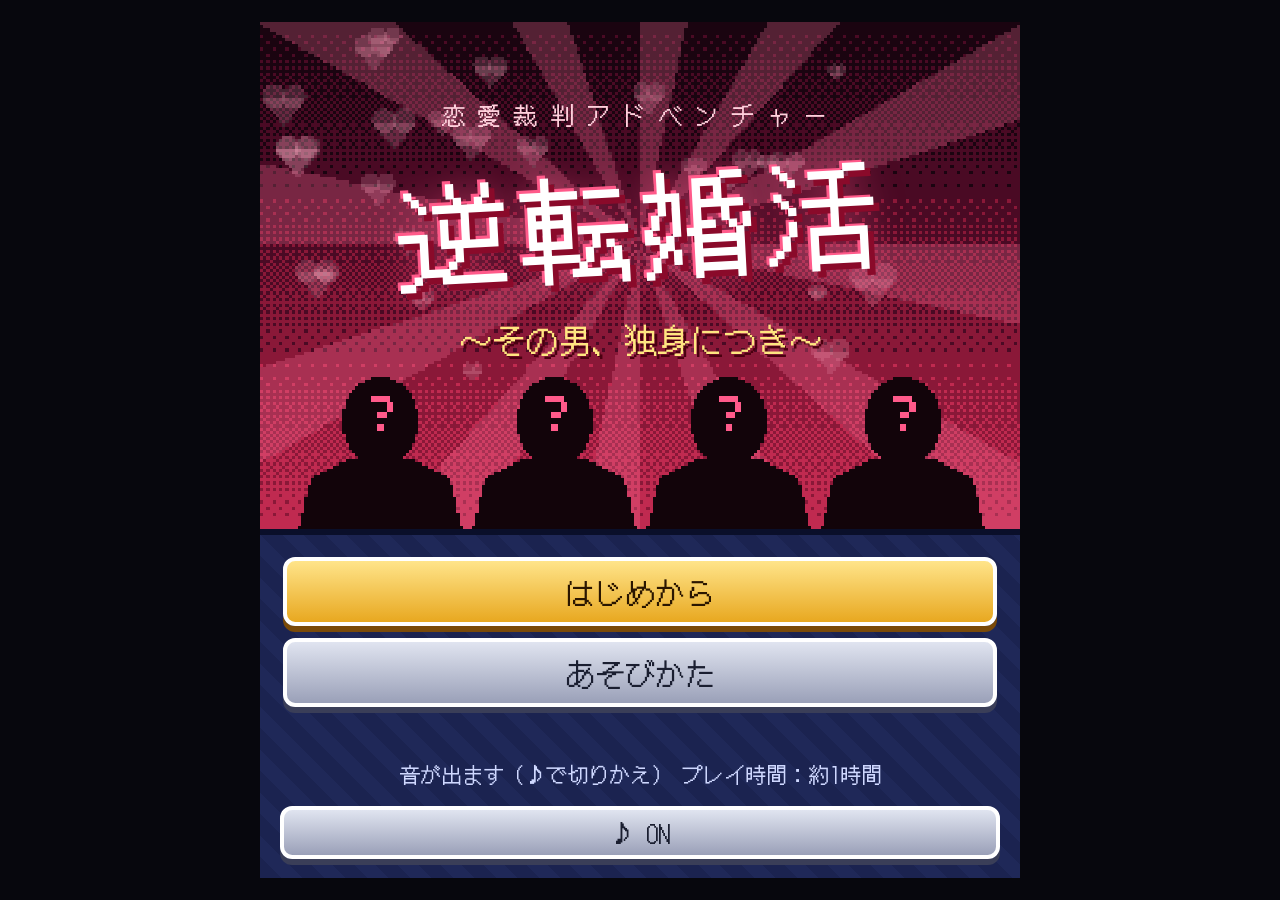
<file: index.html>
<!doctype html>
<html lang="ja">
<head>
<meta charset="utf-8">
<meta name="viewport" content="width=device-width,initial-scale=1,viewport-fit=cover">
<title>逆転婚活</title>
<link rel="preconnect" href="https://fonts.googleapis.com">
<link rel="preconnect" href="https://fonts.gstatic.com" crossorigin>
<link href="https://fonts.googleapis.com/css2?family=DotGothic16&display=swap" rel="stylesheet">
<link rel="stylesheet" href="style.css?v=6">
</head>
<body>
<div id="wrap">
  <div id="screen">
    <div id="shaker">
      <canvas id="cv" width="480" height="320"></canvas>
      <div id="flash"></div>
      <div id="hearts"></div>
      <div id="ctitle"></div>
      <div id="logo">
        <div class="kicker">恋愛裁判アドベンチャー</div>
        <h1>逆転婚活</h1>
        <div class="sub">～その男、独身につき～</div>
      </div>
      <div id="evpop"></div>
      <div id="getev"></div>
      <div id="banner"></div>
      <div id="tbox" class="hidden"><div id="nameplate"></div><div id="text"></div><div id="next">▼</div></div>
      <div id="cut"><div class="wrapb"><div class="bubble"><span></span></div></div></div>
      <div id="tcard"><div class="l1"></div><div class="l2"></div></div>
      <div id="stamp"><div class="lab">判定</div><div class="s"></div></div>
      <div id="ending"></div>
    </div>
  </div>
  <div id="panel"></div>
  <div id="record"></div>
</div>
<script src="js/audio.js?v=6"></script>
<script src="js/art.js?v=6"></script>
<script src="js/data.js?v=6"></script>
<script src="js/scenario.js?v=6"></script>
<script src="js/engine.js?v=6"></script>
</body>
</html>
</file>
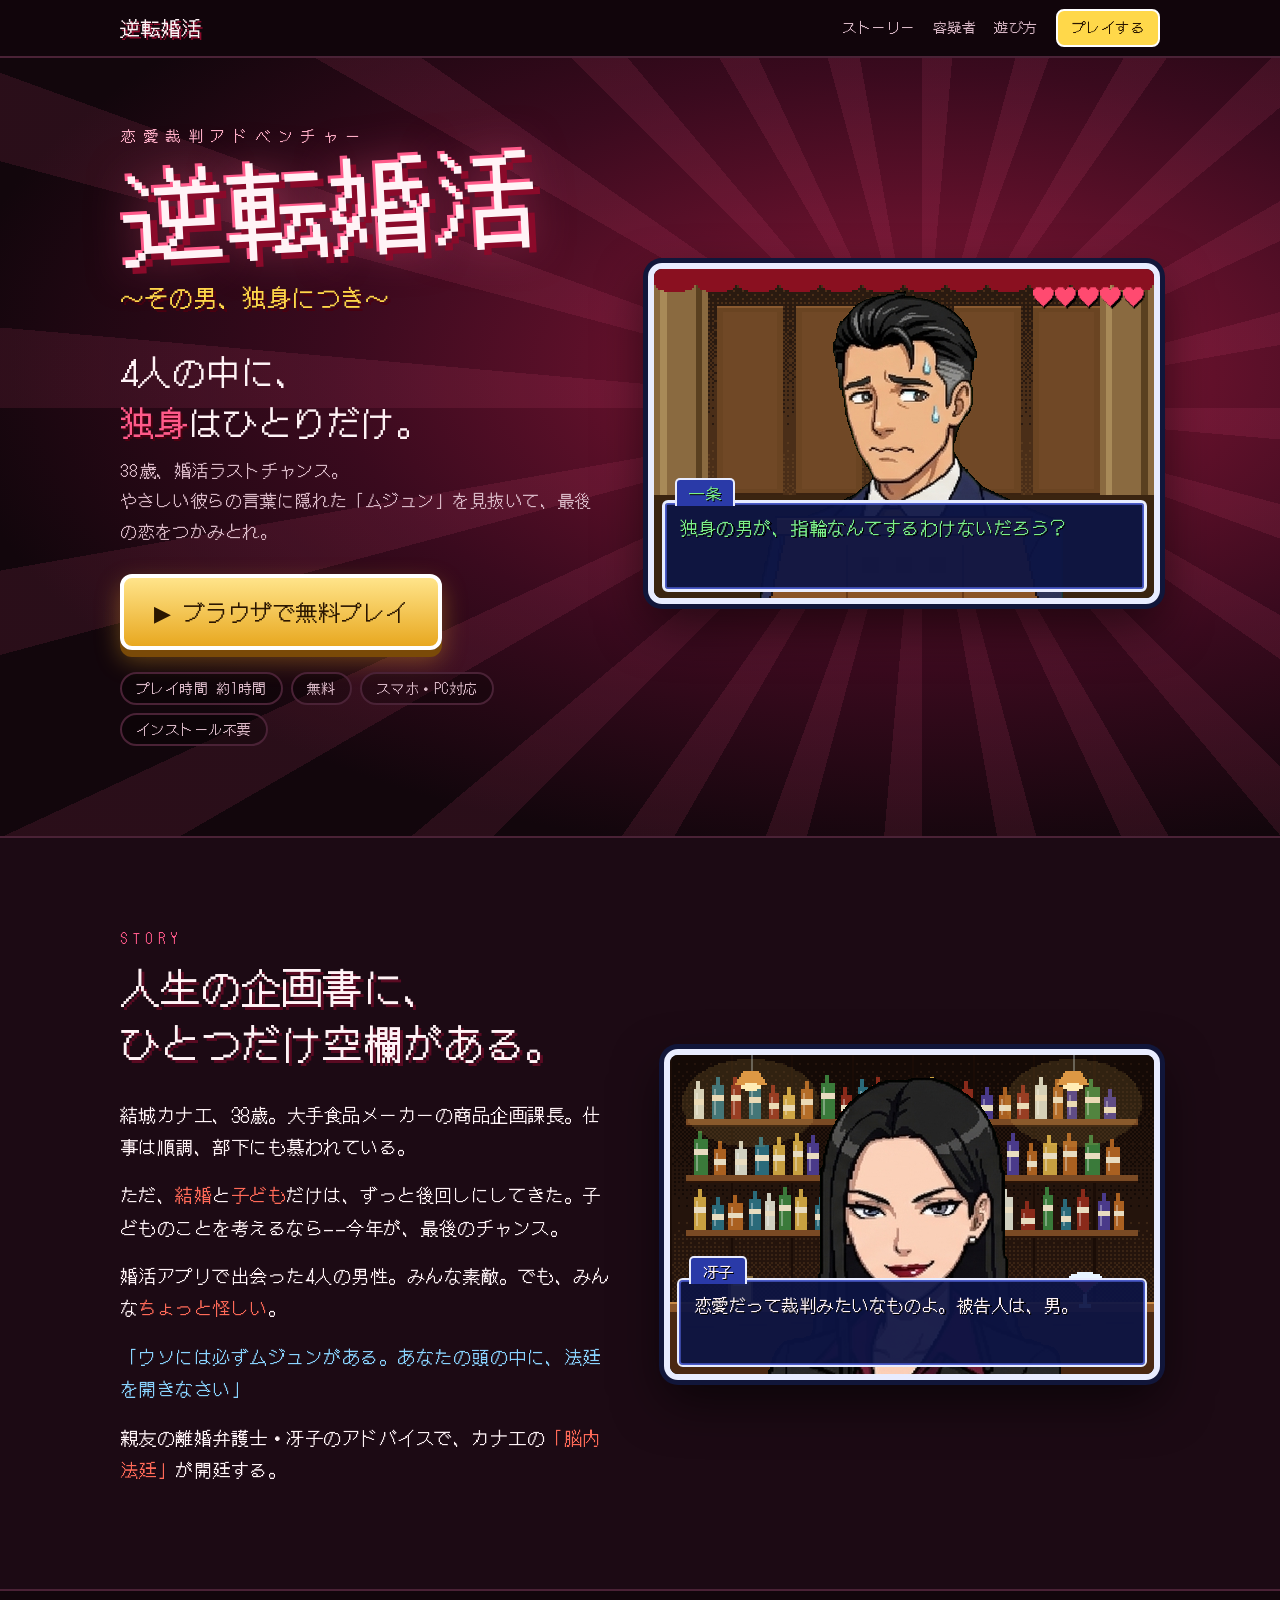
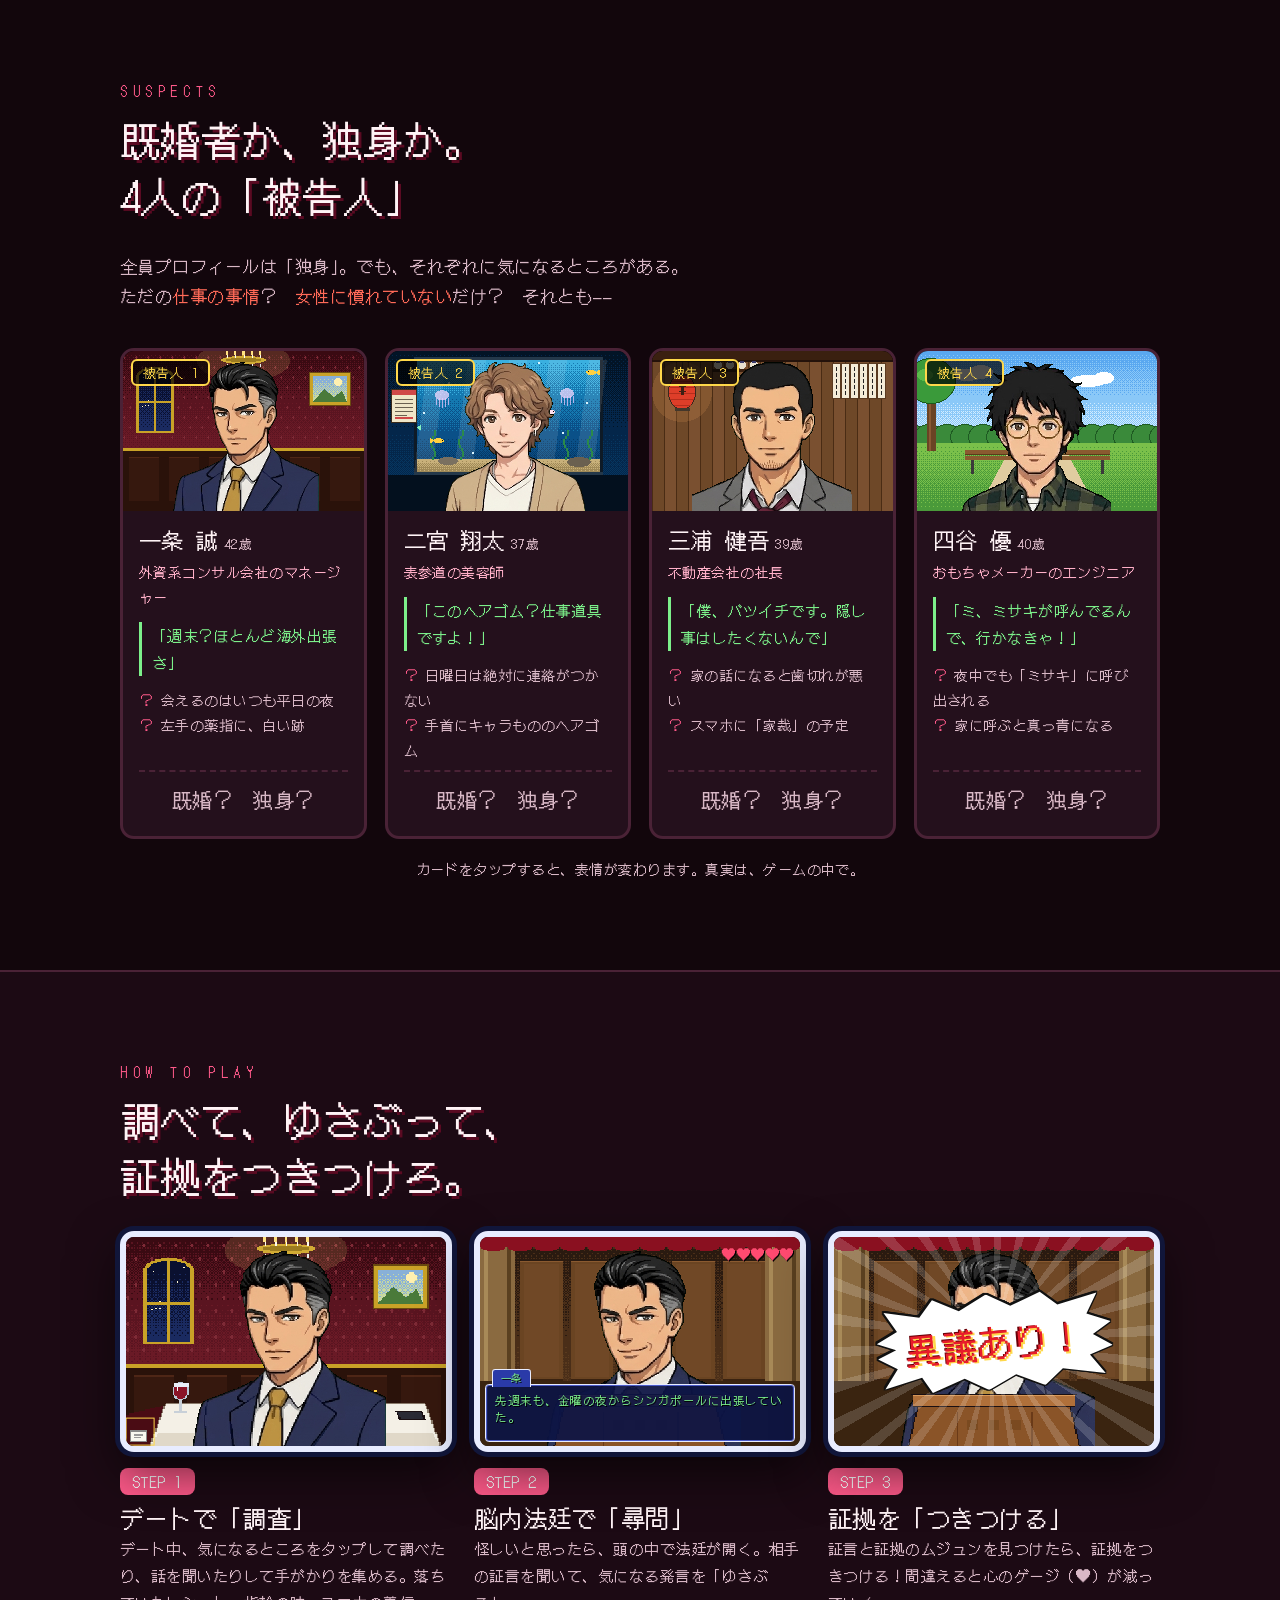
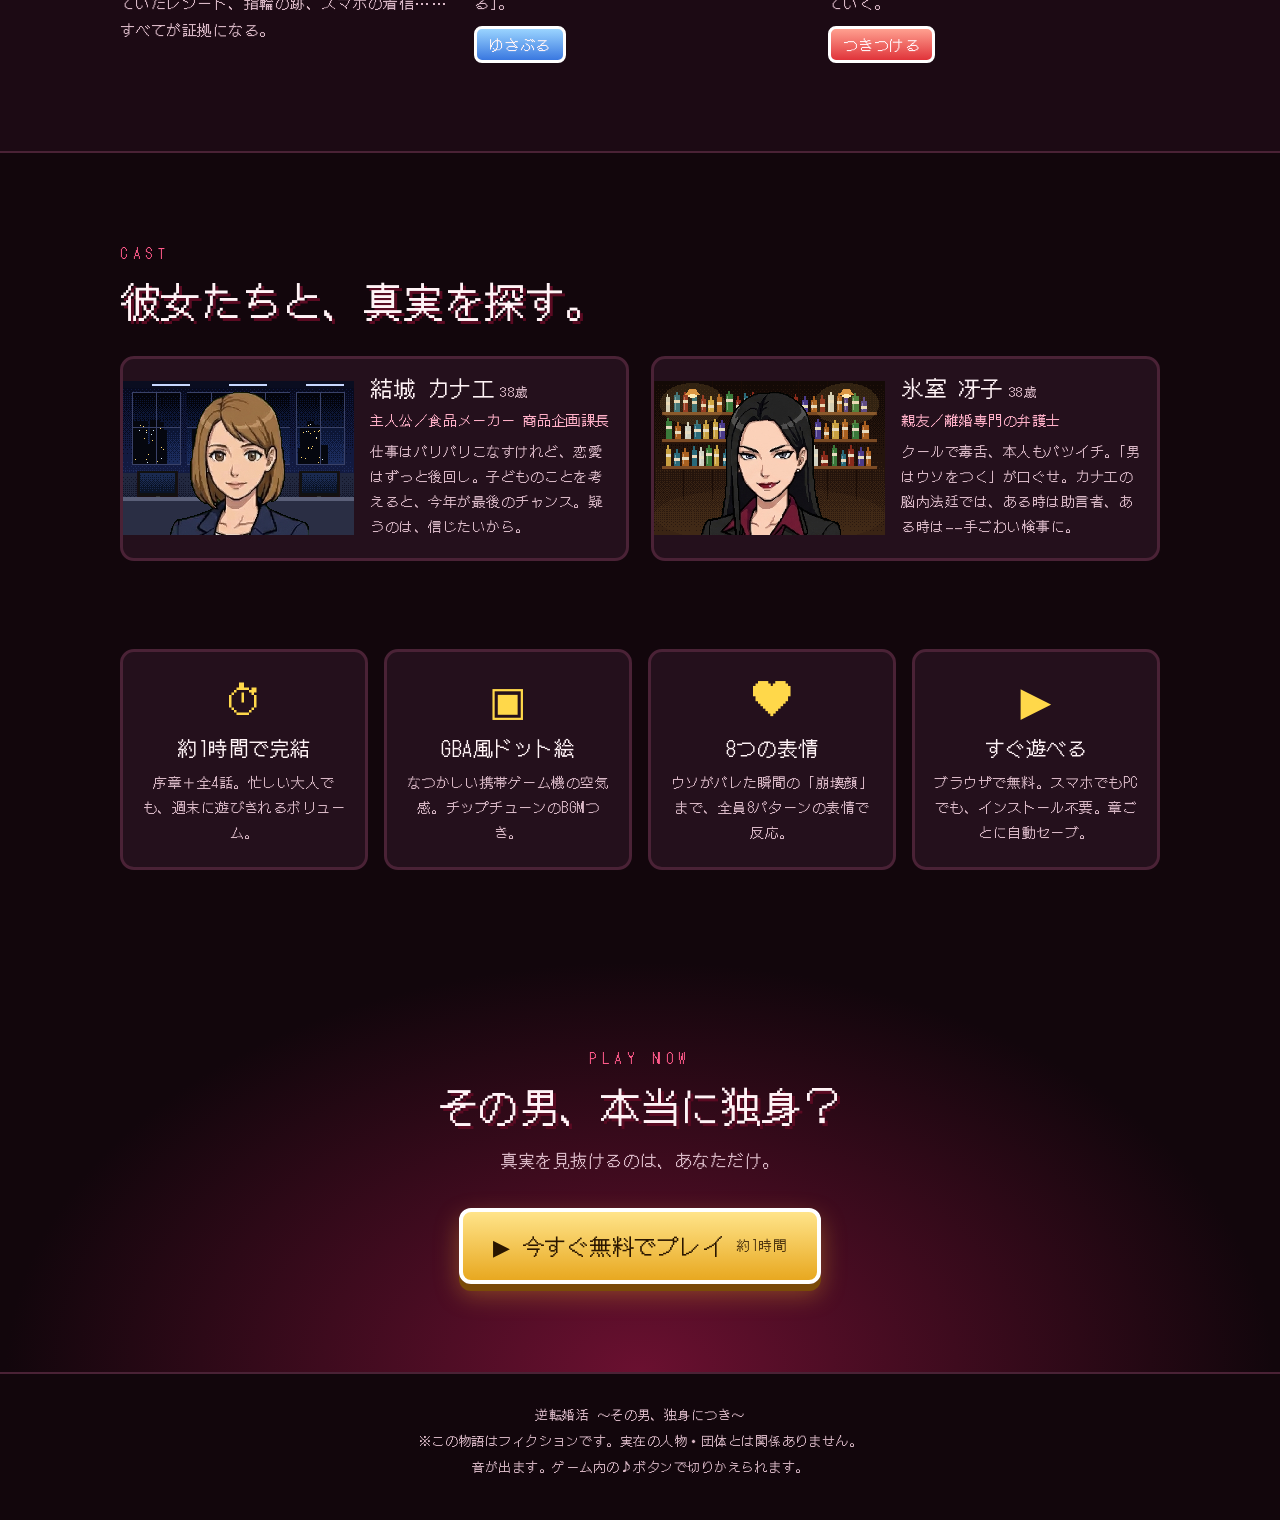
<file: lp.html>
<!doctype html>
<html lang="ja">
<head>
<meta charset="utf-8">
<meta name="viewport" content="width=device-width,initial-scale=1,viewport-fit=cover">
<title>逆転婚活 ～その男、独身につき～</title>
<meta name="description" content="38歳、婚活ラストチャンス。4人の男性の中から、既婚者のウソを見抜いて「本当の独身」を探し出せ。ブラウザで無料・約1時間で遊べる恋愛裁判アドベンチャー。">
<meta property="og:type" content="website">
<meta property="og:title" content="逆転婚活 ～その男、独身につき～">
<meta property="og:description" content="4人の中に、独身はひとりだけ。ウソを見抜いて、最後の恋をつかめ。ブラウザで無料・約1時間の恋愛裁判アドベンチャー。">
<meta property="og:image" content="https://yotarosawaki.github.io/gyakuten-konkatsu/assets/og.png">
<meta property="og:url" content="https://yotarosawaki.github.io/gyakuten-konkatsu/lp.html">
<meta name="twitter:card" content="summary_large_image">
<link rel="preconnect" href="https://fonts.googleapis.com">
<link rel="preconnect" href="https://fonts.gstatic.com" crossorigin>
<link href="https://fonts.googleapis.com/css2?family=DotGothic16&display=swap" rel="stylesheet">
<style>
:root{
  --bg:#12060c; --bg2:#1c0a14; --panel:#24101c; --line:#4a2236;
  --pink:#ff5a8a; --pink2:#ffb0c8; --gold:#ffd84a; --green:#7cf08a; --blue:#8ad4ff;
  --text:#fff3f6; --muted:#d9b8c6;
}
*{box-sizing:border-box;margin:0;padding:0}
html{scroll-behavior:smooth}
body{background:var(--bg);color:var(--text);font-family:'DotGothic16',system-ui,sans-serif;line-height:1.8;letter-spacing:.03em;overflow-x:hidden}
a{color:inherit}
img,canvas{display:block;max-width:100%}
.wrap{max-width:1080px;margin:0 auto;padding:0 20px}
section{padding:88px 0}
.sec-k{color:var(--pink);letter-spacing:.4em;font-size:14px}
h2{font-size:clamp(26px,4.4vw,40px);font-weight:normal;line-height:1.4;margin:6px 0 28px;text-shadow:3px 3px 0 #5a0a22}
.lead{color:var(--muted);font-size:17px;max-width:720px}
.red{color:#ff6a58}

/* ボタン */
.cta{display:inline-flex;align-items:center;gap:12px;font-family:inherit;font-size:22px;color:#2a1600;text-decoration:none;background:linear-gradient(#ffe48a,#e8a820);border:4px solid #fff;border-radius:12px;box-shadow:0 7px 0 #7a4a08,0 10px 24px rgba(255,180,40,.35);padding:14px 30px;transition:transform .1s,box-shadow .1s}
.cta:hover{transform:translateY(-2px);box-shadow:0 9px 0 #7a4a08,0 14px 30px rgba(255,180,40,.45)}
.cta:active{transform:translateY(5px);box-shadow:0 2px 0 #7a4a08}
.cta small{font-size:14px;opacity:.8}
.meta{display:flex;flex-wrap:wrap;gap:8px;margin-top:22px}
.meta span{border:2px solid var(--line);background:rgba(0,0,0,.3);border-radius:999px;padding:2px 14px;font-size:14px;color:var(--muted)}

/* ヘッダー */
header{position:sticky;top:0;z-index:20;background:rgba(18,6,12,.85);backdrop-filter:blur(6px);border-bottom:2px solid var(--line)}
header .wrap{display:flex;align-items:center;justify-content:space-between;height:56px}
.brand{font-size:20px;text-decoration:none;text-shadow:2px 2px 0 #8a0a2a}
header nav{display:flex;gap:18px;align-items:center;font-size:14px}
header nav a{text-decoration:none;color:var(--muted)}
header nav a:hover{color:var(--text)}
header .mini{color:#2a1600;background:var(--gold);padding:4px 14px;border-radius:8px;border:2px solid #fff}
@media (max-width:720px){header nav a:not(.mini){display:none}}

/* ヒーロー */
.hero{position:relative;padding:64px 0 90px;background:
  repeating-conic-gradient(from 0deg at 72% 45%,rgba(255,90,140,.10) 0 5deg,transparent 5deg 15deg),
  radial-gradient(ellipse at 72% 40%,#8a1838 0%,#3a0a1e 45%,var(--bg) 75%);overflow:hidden}
.hero .wrap{display:grid;grid-template-columns:1fr 1.05fr;gap:40px;align-items:center}
.kicker{color:var(--pink2);letter-spacing:.5em;font-size:15px}
.hero h1{font-weight:normal;font-size:clamp(56px,9vw,104px);line-height:1.1;margin:8px 0 4px;transform:rotate(-3deg);transform-origin:left;
  text-shadow:6px 6px 0 #8a0a2a,-3px -3px 0 var(--pink),0 0 40px rgba(255,90,140,.5)}
.hero .sub{color:var(--gold);font-size:clamp(18px,2.4vw,24px);text-shadow:3px 3px 0 #4a0010}
.catch{font-size:clamp(24px,3.4vw,34px);margin:26px 0 8px;line-height:1.5}
.catch span{display:inline-block}
.catch b{font-weight:normal;color:var(--pink);text-shadow:2px 2px 0 #4a0010}
.hero p.lead{margin-bottom:28px}
@media (max-width:860px){.hero .wrap{grid-template-columns:1fr}.hero .screen{order:-1}}

/* ゲーム画面風の枠 */
.screen{position:relative;border:6px solid #e8ecff;border-radius:14px;box-shadow:0 0 0 5px #11163a,0 20px 50px rgba(0,0,0,.6);overflow:hidden;background:#000;aspect-ratio:3/2;container-type:inline-size}
.screen canvas{width:100%;height:100%;image-rendering:pixelated}
.tb{position:absolute;left:1.5%;right:1.5%;bottom:2%;min-height:28%;background:rgba(12,20,68,.93);border:.6cqw solid #e8ecff;border-radius:1.2cqw;box-shadow:inset 0 0 0 .35cqw #4a5ac8;padding:2.2cqw 3cqw;font-size:3.6cqw;line-height:1.55;text-shadow:.25cqw .25cqw 0 #000}
.tb .np{position:absolute;left:2cqw;top:-5cqw;background:#2a3aa8;border:.5cqw solid #e8ecff;border-bottom:none;border-radius:1cqw 1cqw 0 0;padding:.2cqw 2.4cqw;font-size:3.2cqw}
.tb.green{color:var(--green)}
.tb.blue{color:var(--blue)}
.hud{position:absolute;right:2%;top:2.5%;color:#ff4a70;font-size:4.4cqw;text-shadow:.3cqw .3cqw 0 #000}
.objection{position:absolute;inset:0;display:flex;align-items:center;justify-content:center;pointer-events:none;
  background:repeating-conic-gradient(from 0deg at 50% 50%,rgba(255,255,255,.16) 0 4deg,transparent 4deg 12deg)}
.objection .wb{filter:drop-shadow(.6cqw 0 0 #111) drop-shadow(-.6cqw 0 0 #111) drop-shadow(0 .6cqw 0 #111) drop-shadow(0 -.6cqw 0 #111)}
.objection .bb{background:#fff;padding:5cqw 9cqw;transform:rotate(-5deg);clip-path:polygon(0% 42%,9% 31%,4% 10%,19% 18%,25% 1%,36% 15%,48% 0%,58% 14%,71% 2%,78% 17%,95% 8%,90% 29%,100% 39%,92% 51%,100% 64%,90% 72%,96% 93%,78% 84%,70% 100%,58% 86%,46% 100%,36% 86%,22% 98%,18% 81%,2% 90%,8% 70%,0% 58%,8% 50%)}
.objection span{display:block;font-size:11cqw;color:#e81c2a;white-space:nowrap;text-shadow:.6cqw .6cqw 0 var(--gold),-.3cqw -.3cqw 0 #6a0008}
.cursor{position:absolute;width:9%;aspect-ratio:1;border:.6cqw solid var(--gold);transform:translate(-50%,-50%);animation:blink .5s steps(2) infinite}
@keyframes blink{50%{border-color:#ff8a3a}}

/* ストーリー */
.story{background:var(--bg2);border-top:2px solid var(--line);border-bottom:2px solid var(--line)}
.story .wrap{display:grid;grid-template-columns:1fr 1fr;gap:48px;align-items:center}
.story p{font-size:18px;margin-bottom:16px}
.story .q{color:var(--blue)}
@media (max-width:860px){.story .wrap{grid-template-columns:1fr}}

/* 容疑者 */
.suspects{display:grid;grid-template-columns:repeat(4,1fr);gap:18px}
@media (max-width:980px){.suspects{grid-template-columns:repeat(2,1fr)}}
@media (max-width:520px){.suspects{grid-template-columns:1fr}}
.card{background:var(--panel);border:3px solid var(--line);border-radius:14px;overflow:hidden;display:flex;flex-direction:column;cursor:pointer;transition:transform .15s,border-color .15s}
.card:hover{transform:translateY(-4px);border-color:var(--pink)}
.card .pic{position:relative;aspect-ratio:3/2;background:#000;container-type:inline-size}
.card .pic canvas{width:100%;height:100%;image-rendering:pixelated}
.card .tag{position:absolute;left:8px;top:8px;background:rgba(0,0,0,.7);border:2px solid var(--gold);color:var(--gold);font-size:13px;padding:0 10px;border-radius:6px}
.card .body{padding:14px 16px 18px;display:flex;flex-direction:column;gap:6px;flex:1}
.card .nm{font-size:22px;line-height:1.3}
.card .nm small{font-size:13px;color:var(--muted);margin-left:6px}
.card .job{font-size:14px;color:var(--pink2)}
.card .quote{font-size:15px;color:var(--green);border-left:3px solid var(--green);padding-left:10px;margin:6px 0}
.card ul{list-style:none;font-size:14px;color:var(--muted)}
.card li::before{content:'？ ';color:var(--pink)}
.card .ver{margin-top:auto;padding-top:10px;text-align:center;font-size:20px;border-top:2px dashed var(--line);color:var(--muted)}
.hint{text-align:center;color:var(--muted);font-size:14px;margin-top:18px}

/* 遊び方 */
.how{background:var(--bg2);border-top:2px solid var(--line);border-bottom:2px solid var(--line)}
.steps{display:grid;grid-template-columns:repeat(3,1fr);gap:22px}
@media (max-width:860px){.steps{grid-template-columns:1fr}}
.step .num{display:inline-block;background:var(--pink);color:#fff;border-radius:8px;padding:0 12px;font-size:15px;margin:16px 0 6px}
.step h3{font-weight:normal;font-size:24px;line-height:1.4}
.step p{color:var(--muted);font-size:15px}
.btns{display:flex;gap:8px;margin-top:10px}
.btns i{font-style:normal;border:3px solid #fff;border-radius:8px;padding:2px 12px;font-size:15px}
.b-blue{background:linear-gradient(#9ad4ff,#3a78e0)}
.b-red{background:linear-gradient(#ffa090,#e0343a)}

/* 脇役 */
.cast{display:grid;grid-template-columns:1fr 1fr;gap:22px}
@media (max-width:760px){.cast{grid-template-columns:1fr}}
.cast .card{flex-direction:row;cursor:default}
.cast .card:hover{transform:none;border-color:var(--line)}
.cast .pic{flex:0 0 46%;aspect-ratio:3/2;align-self:center}
@media (max-width:600px){.cast .card{flex-direction:column}.cast .pic{flex:none;width:100%;aspect-ratio:3/2}}

/* 特長 */
.feats{display:grid;grid-template-columns:repeat(4,1fr);gap:16px}
@media (max-width:860px){.feats{grid-template-columns:repeat(2,1fr)}}
.feat{background:var(--panel);border:3px solid var(--line);border-radius:14px;padding:22px 18px;text-align:center}
.feat .ic{font-size:40px;line-height:1.2;color:var(--gold)}
.feat h3{font-weight:normal;font-size:20px;margin:8px 0 4px}
.feat p{font-size:14px;color:var(--muted)}

/* 最後のCTA */
.final{text-align:center;background:radial-gradient(ellipse at 50% 100%,#6a1030,var(--bg) 70%)}
.final h2{margin-bottom:12px}
.final .lead{margin:0 auto 32px}
footer{border-top:2px solid var(--line);padding:28px 0 40px;color:var(--muted);font-size:13px;text-align:center;line-height:2}

.reveal{opacity:0;transform:translateY(24px);transition:opacity .6s,transform .6s}
.reveal.in{opacity:1;transform:none}
@media (prefers-reduced-motion:reduce){.reveal{opacity:1;transform:none;transition:none}.cursor{animation:none}html{scroll-behavior:auto}}
</style>
</head>
<body>

<header>
  <div class="wrap">
    <a class="brand" href="#top">逆転婚活</a>
    <nav>
      <a href="#story">ストーリー</a>
      <a href="#suspects">容疑者</a>
      <a href="#how">遊び方</a>
      <a class="mini" href="./">プレイする</a>
    </nav>
  </div>
</header>

<!-- ヒーロー -->
<section class="hero" id="top">
  <div class="wrap">
    <div>
      <div class="kicker">恋愛裁判アドベンチャー</div>
      <h1>逆転婚活</h1>
      <div class="sub">～その男、独身につき～</div>
      <p class="catch"><span>4人の中に、</span><span><b>独身</b>はひとりだけ。</span></p>
      <p class="lead">38歳、婚活ラストチャンス。<br>やさしい彼らの言葉に隠れた「ムジュン」を見抜いて、最後の恋をつかみとれ。</p>
      <a class="cta" href="./">▶ ブラウザで無料プレイ</a>
      <div class="meta"><span>プレイ時間 約1時間</span><span>無料</span><span>スマホ・PC対応</span><span>インストール不要</span></div>
    </div>
    <div class="screen" id="heroScreen">
      <canvas width="480" height="320" data-scene="hero"></canvas>
      <div class="hud">♥♥♥♥♥</div>
      <div class="tb green" id="heroText"><div class="np" id="heroName">一条</div><span></span></div>
    </div>
  </div>
</section>

<!-- ストーリー -->
<section class="story" id="story">
  <div class="wrap">
    <div class="reveal">
      <div class="sec-k">STORY</div>
      <h2>人生の企画書に、<br>ひとつだけ空欄がある。</h2>
      <p>結城カナエ、38歳。大手食品メーカーの商品企画課長。仕事は順調、部下にも慕われている。</p>
      <p>ただ、<span class="red">結婚</span>と<span class="red">子ども</span>だけは、ずっと後回しにしてきた。子どものことを考えるなら——今年が、最後のチャンス。</p>
      <p>婚活アプリで出会った4人の男性。みんな素敵。でも、みんな<span class="red">ちょっと怪しい</span>。</p>
      <p class="q">「ウソには必ずムジュンがある。あなたの頭の中に、法廷を開きなさい」</p>
      <p>親友の離婚弁護士・冴子のアドバイスで、カナエの<span class="red">「脳内法廷」</span>が開廷する。</p>
    </div>
    <div class="screen reveal">
      <canvas width="480" height="320" data-scene="story"></canvas>
      <div class="tb"><div class="np">冴子</div>恋愛だって裁判みたいなものよ。被告人は、男。</div>
    </div>
  </div>
</section>

<!-- 容疑者 -->
<section id="suspects">
  <div class="wrap">
    <div class="reveal">
      <div class="sec-k">SUSPECTS</div>
      <h2>既婚者か、独身か。<br>4人の「被告人」</h2>
      <p class="lead">全員プロフィールは「独身」。でも、それぞれに気になるところがある。<br>ただの<span class="red">仕事の事情</span>？　<span class="red">女性に慣れていない</span>だけ？　それとも——</p>
    </div>
    <div class="suspects" style="margin-top:36px">
      <div class="card reveal" data-char="ichijo" data-bg="french">
        <div class="pic"><canvas width="480" height="320"></canvas><div class="tag">被告人 1</div></div>
        <div class="body">
          <div class="nm">一条 誠<small>42歳</small></div>
          <div class="job">外資系コンサル会社のマネージャー</div>
          <div class="quote">「週末？ほとんど海外出張さ」</div>
          <ul><li>会えるのはいつも平日の夜</li><li>左手の薬指に、白い跡</li></ul>
          <div class="ver">既婚？　独身？</div>
        </div>
      </div>
      <div class="card reveal" data-char="ninomiya" data-bg="aquarium">
        <div class="pic"><canvas width="480" height="320"></canvas><div class="tag">被告人 2</div></div>
        <div class="body">
          <div class="nm">二宮 翔太<small>37歳</small></div>
          <div class="job">表参道の美容師</div>
          <div class="quote">「このヘアゴム？仕事道具ですよ！」</div>
          <ul><li>日曜日は絶対に連絡がつかない</li><li>手首にキャラもののヘアゴム</li></ul>
          <div class="ver">既婚？　独身？</div>
        </div>
      </div>
      <div class="card reveal" data-char="miura" data-bg="izakaya">
        <div class="pic"><canvas width="480" height="320"></canvas><div class="tag">被告人 3</div></div>
        <div class="body">
          <div class="nm">三浦 健吾<small>39歳</small></div>
          <div class="job">不動産会社の社長</div>
          <div class="quote">「僕、バツイチです。隠し事はしたくないんで」</div>
          <ul><li>家の話になると歯切れが悪い</li><li>スマホに「家裁」の予定</li></ul>
          <div class="ver">既婚？　独身？</div>
        </div>
      </div>
      <div class="card reveal" data-char="yotsuya" data-bg="park">
        <div class="pic"><canvas width="480" height="320"></canvas><div class="tag">被告人 4</div></div>
        <div class="body">
          <div class="nm">四谷 優<small>40歳</small></div>
          <div class="job">おもちゃメーカーのエンジニア</div>
          <div class="quote">「ミ、ミサキが呼んでるんで、行かなきゃ！」</div>
          <ul><li>夜中でも「ミサキ」に呼び出される</li><li>家に呼ぶと真っ青になる</li></ul>
          <div class="ver">既婚？　独身？</div>
        </div>
      </div>
    </div>
    <p class="hint">カードをタップすると、表情が変わります。真実は、ゲームの中で。</p>
  </div>
</section>

<!-- 遊び方 -->
<section class="how" id="how">
  <div class="wrap">
    <div class="reveal">
      <div class="sec-k">HOW TO PLAY</div>
      <h2>調べて、ゆさぶって、<br>証拠をつきつけろ。</h2>
    </div>
    <div class="steps">
      <div class="step reveal">
        <div class="screen">
          <canvas width="480" height="320" data-scene="invest"></canvas>
          <div class="cursor" style="left:4.5%;top:93%"></div>
        </div>
        <div class="num">STEP 1</div>
        <h3>デートで「調査」</h3>
        <p>デート中、気になるところをタップして調べたり、話を聞いたりして手がかりを集める。落ちていたレシート、指輪の跡、スマホの着信……すべてが証拠になる。</p>
      </div>
      <div class="step reveal">
        <div class="screen">
          <canvas width="480" height="320" data-scene="cross"></canvas>
          <div class="hud">♥♥♥♥♥</div>
          <div class="tb green"><div class="np">一条</div>先週末も、金曜の夜からシンガポールに出張していた。</div>
        </div>
        <div class="num">STEP 2</div>
        <h3>脳内法廷で「尋問」</h3>
        <p>怪しいと思ったら、頭の中で法廷が開く。相手の証言を聞いて、気になる発言を「ゆさぶる」。</p>
        <div class="btns"><i class="b-blue">ゆさぶる</i></div>
      </div>
      <div class="step reveal">
        <div class="screen">
          <canvas width="480" height="320" data-scene="objection"></canvas>
          <div class="objection"><div class="wb"><div class="bb"><span>異議あり！</span></div></div></div>
        </div>
        <div class="num">STEP 3</div>
        <h3>証拠を「つきつける」</h3>
        <p>証言と証拠のムジュンを見つけたら、証拠をつきつける！間違えると心のゲージ（♥）が減っていく。</p>
        <div class="btns"><i class="b-red">つきつける</i></div>
      </div>
    </div>
  </div>
</section>

<!-- 脇役 -->
<section>
  <div class="wrap">
    <div class="reveal">
      <div class="sec-k">CAST</div>
      <h2>彼女たちと、真実を探す。</h2>
    </div>
    <div class="cast">
      <div class="card reveal" data-char="kanae" data-bg="office" data-still="1">
        <div class="pic"><canvas width="480" height="320"></canvas></div>
        <div class="body">
          <div class="nm">結城 カナエ<small>38歳</small></div>
          <div class="job">主人公／食品メーカー 商品企画課長</div>
          <p style="font-size:14px;color:var(--muted)">仕事はバリバリこなすけれど、恋愛はずっと後回し。子どものことを考えると、今年が最後のチャンス。疑うのは、信じたいから。</p>
        </div>
      </div>
      <div class="card reveal" data-char="saeko" data-bg="bar" data-still="1">
        <div class="pic"><canvas width="480" height="320"></canvas></div>
        <div class="body">
          <div class="nm">氷室 冴子<small>38歳</small></div>
          <div class="job">親友／離婚専門の弁護士</div>
          <p style="font-size:14px;color:var(--muted)">クールで毒舌、本人もバツイチ。「男はウソをつく」が口ぐせ。カナエの脳内法廷では、ある時は助言者、ある時は——手ごわい検事に。</p>
        </div>
      </div>
    </div>
  </div>
</section>

<!-- 特長 -->
<section style="padding-top:0">
  <div class="wrap">
    <div class="feats">
      <div class="feat reveal"><div class="ic">⏱</div><h3>約1時間で完結</h3><p>序章＋全4話。忙しい大人でも、週末に遊びきれるボリューム。</p></div>
      <div class="feat reveal"><div class="ic">▣</div><h3>GBA風ドット絵</h3><p>なつかしい携帯ゲーム機の空気感。チップチューンのBGMつき。</p></div>
      <div class="feat reveal"><div class="ic">♥</div><h3>8つの表情</h3><p>ウソがバレた瞬間の「崩壊顔」まで、全員8パターンの表情で反応。</p></div>
      <div class="feat reveal"><div class="ic">▶</div><h3>すぐ遊べる</h3><p>ブラウザで無料。スマホでもPCでも、インストール不要。章ごとに自動セーブ。</p></div>
    </div>
  </div>
</section>

<!-- CTA -->
<section class="final">
  <div class="wrap">
    <div class="sec-k">PLAY NOW</div>
    <h2>その男、本当に独身？</h2>
    <p class="lead">真実を見抜けるのは、あなただけ。</p>
    <a class="cta" href="./">▶ 今すぐ無料でプレイ <small>約1時間</small></a>
  </div>
</section>

<footer>
  <div class="wrap">
    逆転婚活 ～その男、独身につき～<br>
    ※この物語はフィクションです。実在の人物・団体とは関係ありません。<br>
    音が出ます。ゲーム内の♪ボタンで切りかえられます。
  </div>
</footer>

<script src="js/art.js?v=6"></script>
<script>
'use strict';
// ゲームと同じ描画プログラムで、LP上の画面を動かす
const items = [];
const CHAR_EXPRS = ['normal', 'smile', 'sweat', 'shock', 'blush', 'sad', 'angry', 'break'];
const PROPS = { french: { receipt: true }, park: { bag: true, memo: true, lunch: true }, izakaya: { mphone: true, kphone: true } };

// カード：タップで表情を切りかえる
document.querySelectorAll('.card[data-char]').forEach(card => {
  const it = { portrait: true, cv: card.querySelector('canvas'), bg: card.dataset.bg, char: card.dataset.char, expr: card.dataset.char === 'saeko' ? 'smile' : 'normal', k: 0 };
  items.push(it);
  if (!card.dataset.still) card.addEventListener('click', () => { it.k = (it.k + 1) % CHAR_EXPRS.length; it.expr = CHAR_EXPRS[it.k]; });
  else card.addEventListener('click', () => { it.k = (it.k + 1) % 3; it.expr = ['smile', 'normal', 'shock'][it.k]; });
});

// 固定シーン
const SCENES = {
  story: { bg: 'bar', char: 'saeko', expr: 'smile' },
  invest: { bg: 'french', char: 'ichijo', expr: 'normal' },
  cross: { bg: 'court', char: 'ichijo', expr: 'smile' },
  objection: { bg: 'court', char: 'ichijo', expr: 'shock' },
};
document.querySelectorAll('canvas[data-scene]').forEach(cv => {
  const s = cv.dataset.scene;
  if (SCENES[s]) items.push(Object.assign({ cv }, SCENES[s]));
});

// ヒーロー：4人が順番に証言する
const HERO = [
  { bg: 'court', char: 'ichijo', name: '一条', exprs: ['smile', 'sweat', 'break'], text: '独身の男が、指輪なんてするわけないだろう？' },
  { bg: 'court', char: 'ninomiya', name: '二宮', exprs: ['smile', 'sweat', 'shock'], text: 'このヘアゴムは、姪っ子のなんです！' },
  { bg: 'court', char: 'miura', name: '三浦', exprs: ['normal', 'sweat', 'sad'], text: '家庭裁判所なんて、行ったこともありませんよ。' },
  { bg: 'court', char: 'yotsuya', name: '四谷', exprs: ['sweat', 'shock', 'blush'], text: 'い、家っ！？うちに、ですか！？' },
];
const heroCv = document.querySelector('canvas[data-scene="hero"]');
const hero = { cv: heroCv, bg: 'court', char: 'ichijo', expr: 'smile' };
items.push(hero);
const heroSpan = document.querySelector('#heroText span'), heroName = document.getElementById('heroName');
let hi = 0, typer = null;
function heroNext() {
  const h = HERO[hi % HERO.length]; hi++;
  Object.assign(hero, { bg: h.bg, char: h.char, expr: h.exprs[0] });
  heroName.textContent = h.name;
  let n = 0; clearInterval(typer);
  typer = setInterval(() => { heroSpan.textContent = h.text.slice(0, ++n); if (n >= h.text.length) clearInterval(typer); }, 55);
  setTimeout(() => { hero.expr = h.exprs[1]; }, 2600);
  setTimeout(() => { hero.expr = h.exprs[2]; }, 3600);
}
heroNext(); setInterval(heroNext, 4800);

// 画面に見えているものだけ描く
const vis = new Set();
const io = new IntersectionObserver(es => es.forEach(e => e.isIntersecting ? vis.add(e.target) : vis.delete(e.target)), { rootMargin: '100px' });
items.forEach(it => { it.ctx = it.cv.getContext('2d'); io.observe(it.cv); });
function loop(t) {
  for (const it of items) {
    if (!vis.has(it.cv)) continue;
    ART.render(it.ctx, { bg: it.bg, char: it.char, expr: it.expr, mouth: false, blink: false, props: PROPS[it.bg] || {}, t, portrait: it.portrait,
      jitter: it.expr === 'break' ? ((t / 50 | 0) % 2 ? 1 : -1) : 0 });
  }
  requestAnimationFrame(loop);
}
requestAnimationFrame(loop);

// スクロールでふわっと表示
const ro = new IntersectionObserver(es => es.forEach(e => { if (e.isIntersecting) { e.target.classList.add('in'); ro.unobserve(e.target); } }), { threshold: .15 });
document.querySelectorAll('.reveal').forEach(el => ro.observe(el));
</script>
</body>
</html>
</file>
<file: style.css>
*{box-sizing:border-box;margin:0;padding:0}
html,body{height:100%;background:#07070d;color:#fff;font-family:'DotGothic16',system-ui,sans-serif;overscroll-behavior:none}
body{display:flex;justify-content:center;align-items:center;min-height:100dvh}
#wrap{position:relative;width:min(100vw,760px,calc(100dvh / 1.13));container-type:inline-size;user-select:none;-webkit-user-select:none;touch-action:manipulation;-webkit-tap-highlight-color:transparent}
#screen{position:relative;width:100%;aspect-ratio:3/2;overflow:hidden;background:#000;cursor:pointer}
#shaker{position:absolute;inset:0}
#shaker.shake{animation:shake .38s}
@keyframes shake{0%,100%{transform:translate(0,0)}15%{transform:translate(-2%,1%)}35%{transform:translate(2%,-1%)}55%{transform:translate(-1.4%,.6%)}75%{transform:translate(1%,-.4%)}}
#cv{width:100%;height:100%;display:block;image-rendering:pixelated}
#flash{position:absolute;inset:0;background:#fff;opacity:0;pointer-events:none}
#flash.on{animation:flash .45s}
@keyframes flash{0%{opacity:.95}100%{opacity:0}}

/* text box */
#tbox{position:absolute;left:1.5%;right:1.5%;bottom:1.8%;height:30.5%;background:rgba(12,20,68,.93);border:.6cqw solid #e8ecff;border-radius:1.2cqw;box-shadow:0 0 0 .4cqw #11163a,inset 0 0 0 .35cqw #4a5ac8;padding:2.2cqw 3cqw;font-size:3.5cqw;line-height:1.55;letter-spacing:.04em;text-shadow:.25cqw .25cqw 0 #000}
#tbox.hidden{display:none}
#nameplate{position:absolute;left:2cqw;top:-4.9cqw;background:#2a3aa8;border:.5cqw solid #e8ecff;border-bottom:none;border-radius:1cqw 1cqw 0 0;padding:.2cqw 2.4cqw;font-size:3.1cqw}
#text.green{color:#7cf08a}
#text.blue{color:#8ad4ff}
.red{color:#ff6a58}
#text.green .red{color:#ff8a70}
#next{position:absolute;right:2.4cqw;bottom:1.2cqw;font-size:2.6cqw;opacity:0;color:#ffd84a}
#next.on{opacity:1;animation:bob .5s infinite alternate}
@keyframes bob{to{transform:translateY(.6cqw)}}

/* hud */
#hearts{position:absolute;right:2%;top:2.5%;font-size:4.6cqw;letter-spacing:.3cqw;display:none;text-shadow:.3cqw .3cqw 0 #000}
#hearts.on{display:block}
#hearts span{color:#ff4a70}
#hearts span.lost{color:#3a3a48}
#hearts.hit{animation:hit .5s}
@keyframes hit{30%{transform:scale(1.3)}}
#ctitle{position:absolute;left:2%;top:2.5%;font-size:2.8cqw;background:rgba(0,0,0,.6);border:.4cqw solid #7cf08a;color:#7cf08a;padding:.4cqw 1.6cqw;border-radius:1cqw;display:none}
#ctitle.on{display:block}

/* title logo */
#logo{position:absolute;inset:0;display:none;flex-direction:column;align-items:center;justify-content:center;pointer-events:none;padding-bottom:12%}
#logo.on{display:flex}
#logo .kicker{font-size:3.2cqw;color:#ffd0dc;letter-spacing:.5em;margin-bottom:1cqw}
#logo h1{font-size:15cqw;font-weight:normal;color:#fff;letter-spacing:.08em;text-shadow:.8cqw .8cqw 0 #8a0a2a,-.4cqw -.4cqw 0 #ff5a8a,0 0 4cqw rgba(255,90,140,.6);transform:rotate(-3deg)}
#logo .sub{font-size:4.4cqw;color:#ffe680;margin-top:1.2cqw;text-shadow:.4cqw .4cqw 0 #4a0010}

/* evidence popups */
#evpop{position:absolute;right:2.5%;top:3%;width:25%;background:#f4ead0;color:#2a1a0a;border:.6cqw solid #6a4a20;border-radius:1cqw;padding:1cqw;text-align:center;display:none;font-size:2.4cqw;box-shadow:.6cqw .6cqw 0 rgba(0,0,0,.5)}
#evpop.on{display:block;animation:popin .2s}
#evpop canvas{width:62%;image-rendering:pixelated;display:block;margin:0 auto .6cqw}
#getev{position:absolute;left:50%;top:5%;width:58%;transform:translateX(-50%);background:#f4ead0;color:#2a1a0a;border:.7cqw solid #6a4a20;border-radius:1.2cqw;padding:1.6cqw;display:none;gap:2cqw;align-items:center;font-size:2.6cqw;box-shadow:.8cqw .8cqw 0 rgba(0,0,0,.5)}
#getev.on{display:flex;animation:popin .25s}
#getev canvas{width:13cqw;flex:none;image-rendering:pixelated;background:#fffaf0;border:.4cqw solid #c8b088;border-radius:.6cqw}
#getev b{display:block;font-size:3.2cqw;font-weight:normal;color:#8a2a10;margin-bottom:.6cqw}
@keyframes popin{from{transform:translateX(-50%) scale(.6);opacity:0}}
#evpop.on{animation:popin2 .2s}
@keyframes popin2{from{transform:scale(.6);opacity:0}}

/* banner */
#banner{position:absolute;left:0;right:0;top:30%;display:none;text-align:center;background:linear-gradient(90deg,transparent,rgba(0,0,0,.8) 18%,rgba(0,0,0,.8) 82%,transparent);padding:2.4cqw 0;pointer-events:none}
#banner.on{display:block;animation:slide .35s ease-out}
#banner .m{font-size:6.4cqw;color:#ffd84a;text-shadow:.4cqw .4cqw 0 #6a3a00;letter-spacing:.2em}
#banner .s{font-size:4cqw;color:#7cf08a;margin-top:.6cqw}
@keyframes slide{from{transform:translateX(-30%);opacity:0}}

/* cut-in */
#cut{position:absolute;inset:0;display:none;align-items:center;justify-content:center;pointer-events:none;background:repeating-conic-gradient(from 0deg at 50% 50%,rgba(255,255,255,.18) 0 4deg,transparent 4deg 12deg)}
#cut.on{display:flex}
#cut .wrapb{filter:drop-shadow(.6cqw 0 0 #111) drop-shadow(-.6cqw 0 0 #111) drop-shadow(0 .6cqw 0 #111) drop-shadow(0 -.6cqw 0 #111) drop-shadow(1.4cqw 1.4cqw 0 rgba(0,0,0,.5));animation:pop .22s cubic-bezier(.2,1.8,.4,1)}
#cut .bubble{background:#fff;padding:6cqw 10cqw;clip-path:polygon(0% 42%,9% 31%,4% 10%,19% 18%,25% 1%,36% 15%,48% 0%,58% 14%,71% 2%,78% 17%,95% 8%,90% 29%,100% 39%,92% 51%,100% 64%,90% 72%,96% 93%,78% 84%,70% 100%,58% 86%,46% 100%,36% 86%,22% 98%,18% 81%,2% 90%,8% 70%,0% 58%,8% 50%);transform:rotate(-5deg)}
#cut span{display:block;font-size:12cqw;color:#e81c2a;white-space:nowrap;text-shadow:.6cqw .6cqw 0 #ffd84a,-.3cqw -.3cqw 0 #6a0008}
#cut.saeko span{color:#2a3ae0;text-shadow:.6cqw .6cqw 0 #9ae0ff,-.3cqw -.3cqw 0 #000a4a}
@keyframes pop{from{transform:scale(.2)}}

/* chapter card */
#tcard{position:absolute;inset:0;background:radial-gradient(circle at 50% 50%,#3a0a1e,#000 70%);display:none;flex-direction:column;align-items:center;justify-content:center;gap:2cqw}
#tcard.on{display:flex;animation:fadein .5s}
#tcard .l1{font-size:4.6cqw;color:#ffd84a;letter-spacing:.4em}
#tcard .l2{font-size:9cqw;text-shadow:.6cqw .6cqw 0 #8a0a2a;letter-spacing:.1em}
@keyframes fadein{from{opacity:0}}

/* stamp */
#stamp{position:absolute;inset:0;display:none;flex-direction:column;align-items:center;justify-content:center;background:rgba(0,0,0,.5)}
#stamp.on{display:flex}
#stamp .lab{font-size:4cqw;color:#fff;letter-spacing:.6em;margin-bottom:2cqw}
#stamp .s{font-size:20cqw;border:1.4cqw solid;padding:0 4cqw;border-radius:3cqw;transform:rotate(-10deg);animation:stampin .4s cubic-bezier(.2,2,.4,1);background:rgba(255,255,255,.85);line-height:1.25}
#stamp .s.married{color:#d81e2a;border-color:#d81e2a}
#stamp .s.single{color:#ff4a96;border-color:#ff4a96}
@keyframes stampin{from{transform:rotate(-10deg) scale(3);opacity:0}}

/* ending */
#ending{position:absolute;inset:0;display:none;flex-direction:column;align-items:center;justify-content:center;gap:2cqw;background:rgba(10,0,10,.72);text-align:center}
#ending.on{display:flex;animation:fadein 1s}
#ending .t{font-size:9cqw;color:#fff;text-shadow:.6cqw .6cqw 0 #8a0a2a}
#ending .s{font-size:3.6cqw;color:#ffe680}
#ending .tm{font-size:3.2cqw;color:#cfd8ff}

/* panel */
#panel{position:relative;width:100%;height:46cqw;background:repeating-linear-gradient(45deg,#1b2350 0 2cqw,#1f2858 2cqw 4cqw);border-top:.8cqw solid #0a0f2a;padding:2.6cqw;display:flex;flex-direction:column;gap:2.2cqw;overflow:hidden}
.btn{font-family:inherit;font-size:4cqw;color:#2a1600;background:linear-gradient(#ffe48a,#e8a820);border:.6cqw solid #fff;border-radius:1.6cqw;box-shadow:0 .8cqw 0 #7a4a08;padding:1.6cqw 2cqw;cursor:pointer;line-height:1.2}
.btn:active{transform:translateY(.6cqw);box-shadow:0 .2cqw 0 #7a4a08}
.btn:disabled{filter:grayscale(1) brightness(.6);cursor:default}
.btn.blue{background:linear-gradient(#9ad4ff,#3a78e0);color:#fff;box-shadow:0 .8cqw 0 #12306a;text-shadow:.2cqw .2cqw 0 #12306a}
.btn.red{background:linear-gradient(#ffa090,#e0343a);color:#fff;box-shadow:0 .8cqw 0 #6a1010;text-shadow:.2cqw .2cqw 0 #6a1010}
.btn.pink{background:linear-gradient(#ffc0dc,#f0609a);color:#fff;box-shadow:0 .8cqw 0 #7a1040;text-shadow:.2cqw .2cqw 0 #7a1040}
.btn.gray{background:linear-gradient(#e0e4f0,#9aa0b8);color:#1a1e30;box-shadow:0 .8cqw 0 #3a3e58}
.btn.small{font-size:3.2cqw;padding:1cqw 1.8cqw}
.btn.done::after{content:' ✓';color:#1a8a3a}
.btn.sel{outline:.6cqw solid #ffd84a;outline-offset:.3cqw}
.row{display:flex;gap:2cqw}
.row>.btn{flex:1}
.grow{flex:1;min-height:0}
.nexta{flex:1;display:flex;align-items:center;justify-content:center;border:.5cqw dashed rgba(255,255,255,.25);border-radius:2cqw;font-size:4cqw;color:#cfd8ff;cursor:pointer}
.nexta:active{background:rgba(255,255,255,.06)}
.info{font-size:3.3cqw;color:#cfd8ff;line-height:1.5;text-align:center}
.list{display:flex;flex-direction:column;gap:1.6cqw;overflow-y:auto;padding:.4cqw .4cqw 1.2cqw}
.crossrow{display:flex;gap:2cqw;align-items:stretch}
.crossrow .btn{flex:1;font-size:4.6cqw}
.crossrow .arrow{flex:0 0 13cqw;font-size:5cqw}
.help{font-size:3.1cqw;line-height:1.6;color:#e8ecff;overflow-y:auto;background:rgba(0,0,0,.35);border-radius:1.6cqw;padding:2cqw}
.help b{color:#ffd84a;font-weight:normal}

/* court record */
#record{position:absolute;left:0;right:0;bottom:0;height:46cqw;background:repeating-linear-gradient(0deg,#3a2614 0 1cqw,#40291a 1cqw 2cqw);border-top:.8cqw solid #1a0e04;padding:2cqw 2.6cqw;display:none;flex-direction:column;gap:1.6cqw}
#record.on{display:flex}
#record .rh{font-size:3.4cqw;color:#ffd84a;display:flex;justify-content:space-between;align-items:center;gap:2cqw;min-height:8cqw}
.rbtns{display:flex;gap:1.6cqw}
.rbtns .btn{padding:1cqw 2.6cqw}
.evgrid{display:grid;grid-template-columns:repeat(6,11.5cqw);gap:1.4cqw;justify-content:space-between}
.evitem{aspect-ratio:1;background:#f4ead0;border:.5cqw solid #6a4a20;border-radius:1cqw;padding:.6cqw;cursor:pointer;font-family:inherit}
.evitem.empty{background:rgba(0,0,0,.25);border-style:dashed;border-color:#6a4a20;cursor:default}
.evitem.sel{outline:.7cqw solid #ffd84a;outline-offset:.2cqw}
.evitem canvas{width:100%;height:100%;image-rendering:pixelated;display:block}
.evdetail{flex:1;min-height:0;display:flex;gap:2cqw;background:#f4ead0;color:#2a1a0a;border:.5cqw solid #6a4a20;border-radius:1cqw;padding:1.4cqw 1.8cqw;font-size:2.9cqw;line-height:1.5;overflow-y:auto}
.evdetail canvas{width:12cqw;height:12cqw;flex:none;image-rendering:pixelated}
.evdetail b{display:block;color:#8a2a10;font-weight:normal;font-size:3.3cqw}
.evdetail .red{color:#c8201a}
</file>
